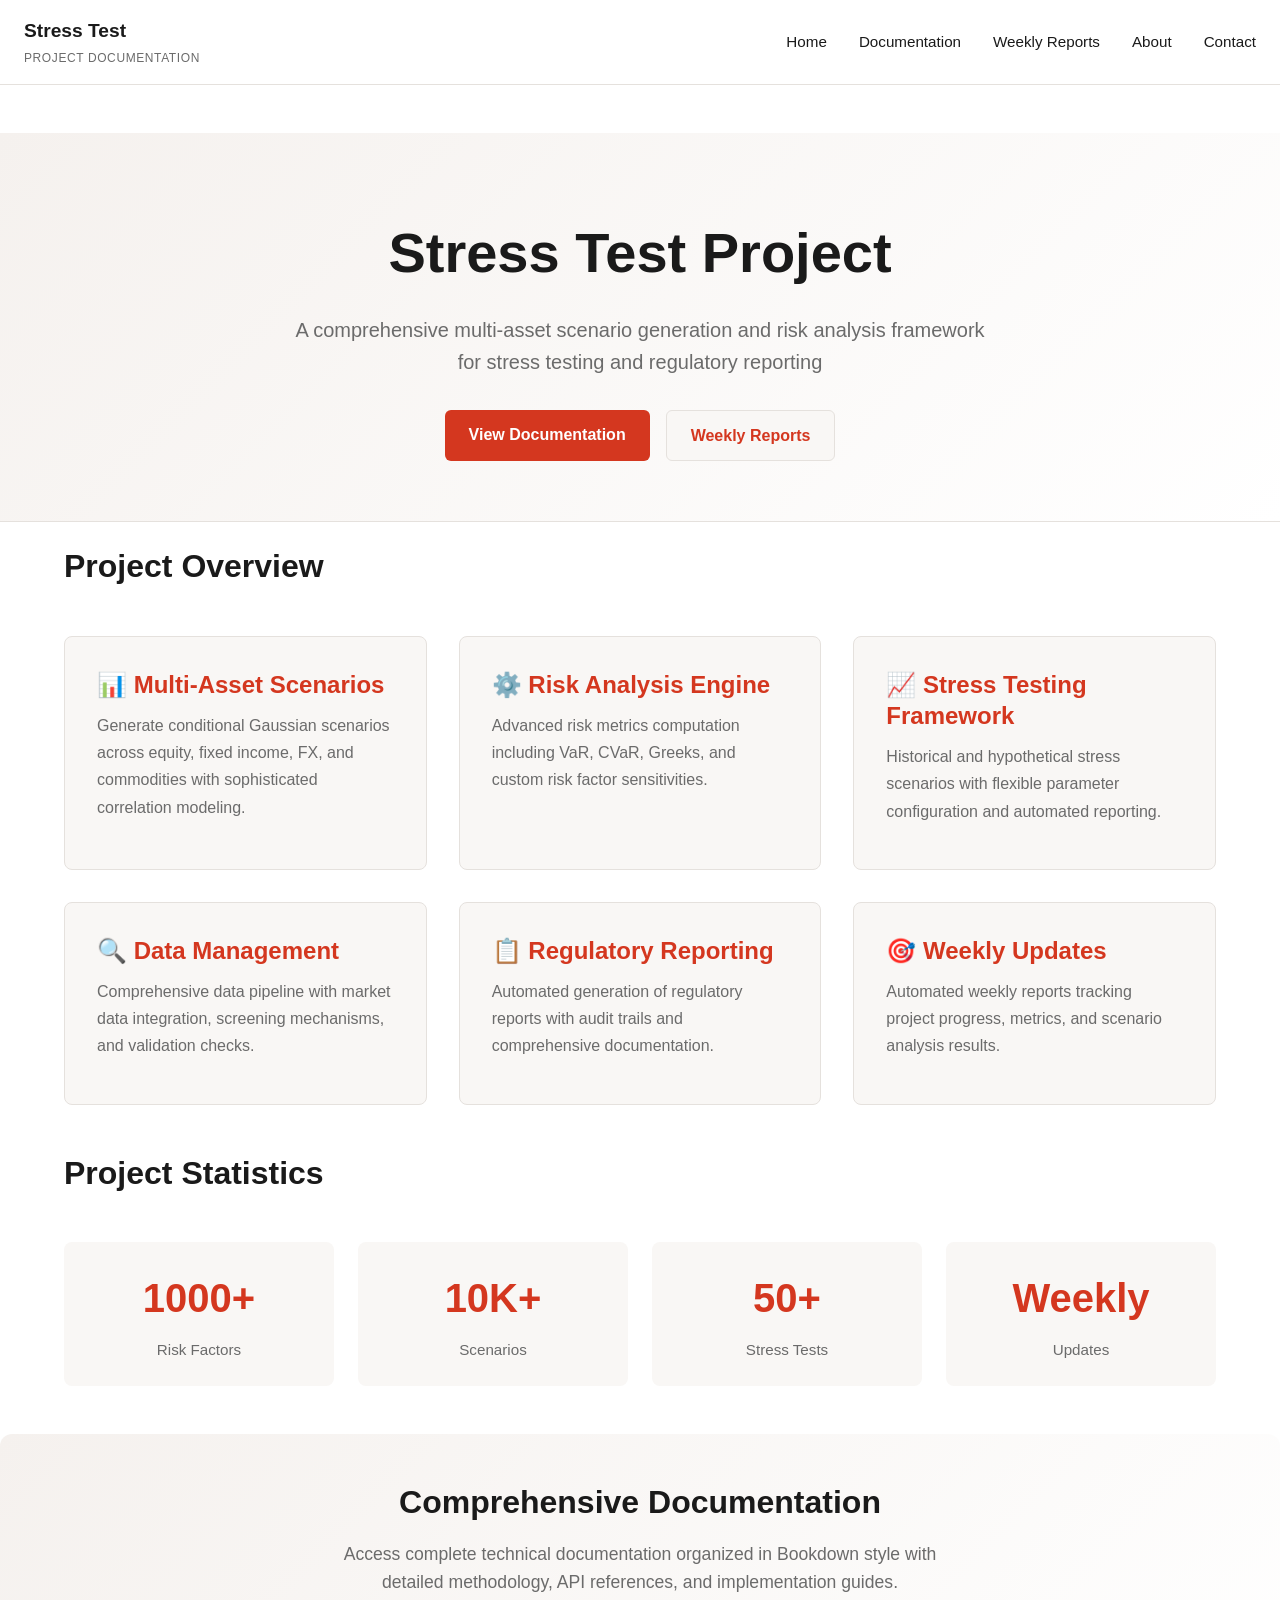
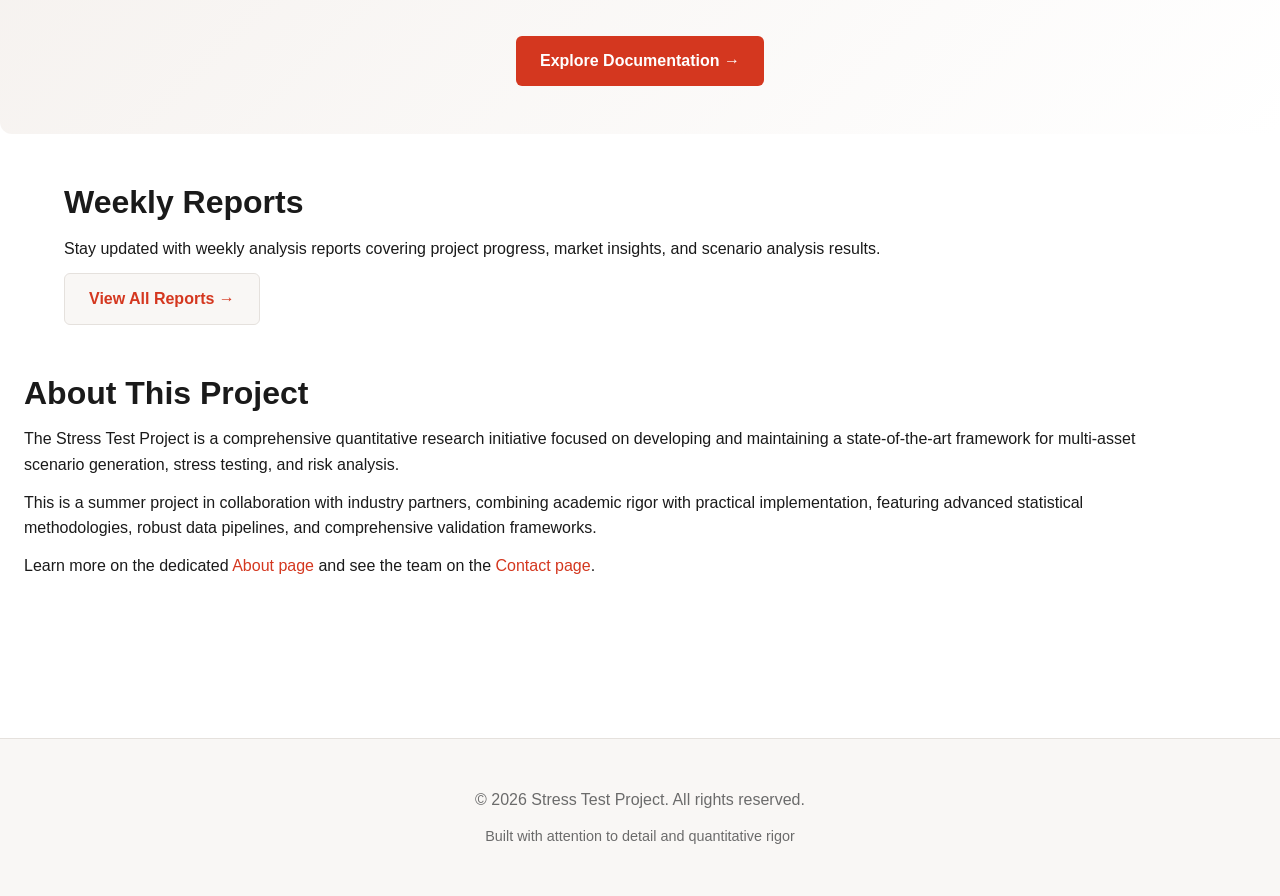
<file: index.html>
<!DOCTYPE html>
<html lang="en">
  <head>
    <meta charset="UTF-8" />
    <meta name="viewport" content="width=device-width, initial-scale=1.0" />
  <title>Stress Test Project</title>
    <meta
      name="description"
  content="Stress Test Project - Multi-asset scenario generation and risk analysis framework"
    />
    <link rel="preconnect" href="https://fonts.googleapis.com" />
    <link rel="preconnect" href="https://fonts.gstatic.com" crossorigin />
    <link
      href="https://fonts.googleapis.com/css2?family=Inter:wght@400;500;600;700&family=JetBrains+Mono:wght@400;500&display=swap"
      rel="stylesheet"
    />
    <link rel="stylesheet" href="assets/css/style.css" />
    <style>
      .features {
        display: grid;
        grid-template-columns: repeat(auto-fit, minmax(300px, 1fr));
        gap: 32px;
        margin: 48px 0;
      }

      .feature-card {
        padding: 32px;
        background: var(--bg-soft);
        border: 1px solid var(--border);
        border-radius: 8px;
        transition: all 0.3s ease;
      }

      .feature-card:hover {
        border-color: var(--accent);
        transform: translateY(-4px);
        box-shadow: 0 12px 32px rgba(212, 55, 31, 0.15);
      }

      .feature-card h3 {
        margin-top: 0;
        color: var(--accent);
      }

      .feature-card p {
        color: var(--text-light);
        line-height: 1.7;
      }

      .stats {
        display: grid;
        grid-template-columns: repeat(auto-fit, minmax(150px, 1fr));
        gap: 24px;
        margin: 48px 0;
        text-align: center;
      }

      .stat-item {
        padding: 24px;
        background: var(--bg-soft);
        border-radius: 8px;
      }

      .stat-number {
        font-size: 2.5rem;
        font-weight: 700;
        color: var(--accent);
        margin-bottom: 8px;
      }

      .stat-label {
        font-size: 0.95rem;
        color: var(--text-light);
        font-weight: 500;
      }

      .team-section {
        margin: 48px 0;
      }

      .team-grid {
        display: grid;
        grid-template-columns: repeat(auto-fit, minmax(250px, 1fr));
        gap: 32px;
        margin-top: 32px;
      }

      .team-member {
        text-align: center;
      }

      .team-member h4 {
        margin-top: 12px;
      }

      .team-member p {
        font-size: 0.9rem;
        color: var(--text-light);
        margin: 0;
      }

      .documentation-preview {
        background: linear-gradient(135deg, #f5f1ee 0%, #ffffff 100%);
        padding: 48px 24px;
        border-radius: 12px;
        margin: 48px 0;
        text-align: center;
      }

      .documentation-preview h2 {
        margin-top: 0;
      }

      .documentation-preview p {
        font-size: 1.1rem;
        color: var(--text-light);
        max-width: 600px;
        margin: 16px auto;
      }
    </style>
  </head>
  <body>
    <!-- ===== Header ===== -->
    <header class="site-header">
      <div class="container nav">
        <a href="index.html" class="brand">
          Stress Test
          <span class="brand-sub">Project Documentation</span>
        </a>
        <button class="nav-toggle" aria-label="Toggle navigation">
          <span></span>
          <span></span>
          <span></span>
        </button>
        <ul class="nav-links">
          <li><a href="index.html">Home</a></li>
          <li><a href="docs.html">Documentation</a></li>
          <li><a href="weekly-reports.html">Weekly Reports</a></li>
          <li><a href="about.html">About</a></li>
          <li><a href="contact.html">Contact</a></li>
        </ul>
      </div>
    </header>

    <!-- ===== Main Content ===== -->
    <main>
      <!-- ===== Hero Section ===== -->
      <section class="hero">
        <div class="container">
          <h1>Stress Test Project</h1>
          <p>
            A comprehensive multi-asset scenario generation and risk analysis framework
            for stress testing and regulatory reporting
          </p>
          <div class="cta-buttons">
            <a href="docs.html" class="btn btn-primary">View Documentation</a>
            <a href="weekly-reports.html" class="btn btn-secondary">Weekly Reports</a>
          </div>
        </div>
      </section>

      <!-- ===== Features Section ===== -->
      <section class="container">
        <h2>Project Overview</h2>
        <div class="features">
          <div class="feature-card">
            <h3>📊 Multi-Asset Scenarios</h3>
            <p>
              Generate conditional Gaussian scenarios across equity, fixed income, 
              FX, and commodities with sophisticated correlation modeling.
            </p>
          </div>
          <div class="feature-card">
            <h3>⚙️ Risk Analysis Engine</h3>
            <p>
              Advanced risk metrics computation including VaR, CVaR, Greeks, and 
              custom risk factor sensitivities.
            </p>
          </div>
          <div class="feature-card">
            <h3>📈 Stress Testing Framework</h3>
            <p>
              Historical and hypothetical stress scenarios with flexible parameter 
              configuration and automated reporting.
            </p>
          </div>
          <div class="feature-card">
            <h3>🔍 Data Management</h3>
            <p>
              Comprehensive data pipeline with market data integration, screening 
              mechanisms, and validation checks.
            </p>
          </div>
          <div class="feature-card">
            <h3>📋 Regulatory Reporting</h3>
            <p>
              Automated generation of regulatory reports with audit trails 
              and comprehensive documentation.
            </p>
          </div>
          <div class="feature-card">
            <h3>🎯 Weekly Updates</h3>
            <p>
              Automated weekly reports tracking project progress, metrics, and 
              scenario analysis results.
            </p>
          </div>
        </div>
      </section>

      <!-- ===== Stats Section ===== -->
      <section class="container">
        <h2>Project Statistics</h2>
        <div class="stats">
          <div class="stat-item">
            <div class="stat-number">1000+</div>
            <div class="stat-label">Risk Factors</div>
          </div>
          <div class="stat-item">
            <div class="stat-number">10K+</div>
            <div class="stat-label">Scenarios</div>
          </div>
          <div class="stat-item">
            <div class="stat-number">50+</div>
            <div class="stat-label">Stress Tests</div>
          </div>
          <div class="stat-item">
            <div class="stat-number">Weekly</div>
            <div class="stat-label">Updates</div>
          </div>
        </div>
      </section>

      <!-- ===== Documentation Section ===== -->
      <section class="documentation-preview">
        <div class="container">
          <h2>Comprehensive Documentation</h2>
          <p>
            Access complete technical documentation organized in Bookdown style 
            with detailed methodology, API references, and implementation guides.
          </p>
          <a href="docs.html" class="btn btn-primary" style="margin-top: 24px;">
            Explore Documentation →
          </a>
        </div>
      </section>

      <!-- ===== Weekly Reports Section ===== -->
      <section class="container">
        <h2>Weekly Reports</h2>
        <p>
          Stay updated with weekly analysis reports covering project progress, 
          market insights, and scenario analysis results.
        </p>
        <a href="weekly-reports.html" class="btn btn-secondary">View All Reports →</a>
      </section>

      <!-- ===== Team Section ===== -->
      <section class="container team-section">
        <h2>About This Project</h2>
        <p>
          The Stress Test Project is a comprehensive quantitative research initiative 
          focused on developing and maintaining a state-of-the-art framework for multi-asset 
          scenario generation, stress testing, and risk analysis.
        </p>
        <p>
          This is a summer project in collaboration with industry partners, combining 
          academic rigor with practical implementation, featuring advanced statistical 
          methodologies, robust data pipelines, and comprehensive validation frameworks.
        </p>
        <p>
          Learn more on the dedicated <a href="about.html">About page</a> and see the
          team on the <a href="contact.html">Contact page</a>.
        </p>
      </section>
    </main>

    <!-- ===== Footer ===== -->
    <footer style="
      background: var(--bg-soft);
      border-top: 1px solid var(--border);
      padding: 48px 24px;
      margin-top: 64px;
    ">
      <div class="container" style="text-align: center; color: var(--text-light);">
        <p style="margin-bottom: 12px;">
          &copy; 2026 Stress Test Project. All rights reserved.
        </p>
        <p style="margin: 0; font-size: 0.9rem;">
          Built with attention to detail and quantitative rigor
        </p>
      </div>
    </footer>

    <!-- ===== Navigation Script ===== -->
    <script>
      const navToggle = document.querySelector('.nav-toggle');
      const navLinks = document.querySelector('.nav-links');

      navToggle?.addEventListener('click', () => {
        navLinks.classList.toggle('active');
      });

      // Close menu when link is clicked
      document.querySelectorAll('.nav-links a').forEach(link => {
        link.addEventListener('click', () => {
          navLinks.classList.remove('active');
        });
      });
    </script>
  </body>
</html>
</file>
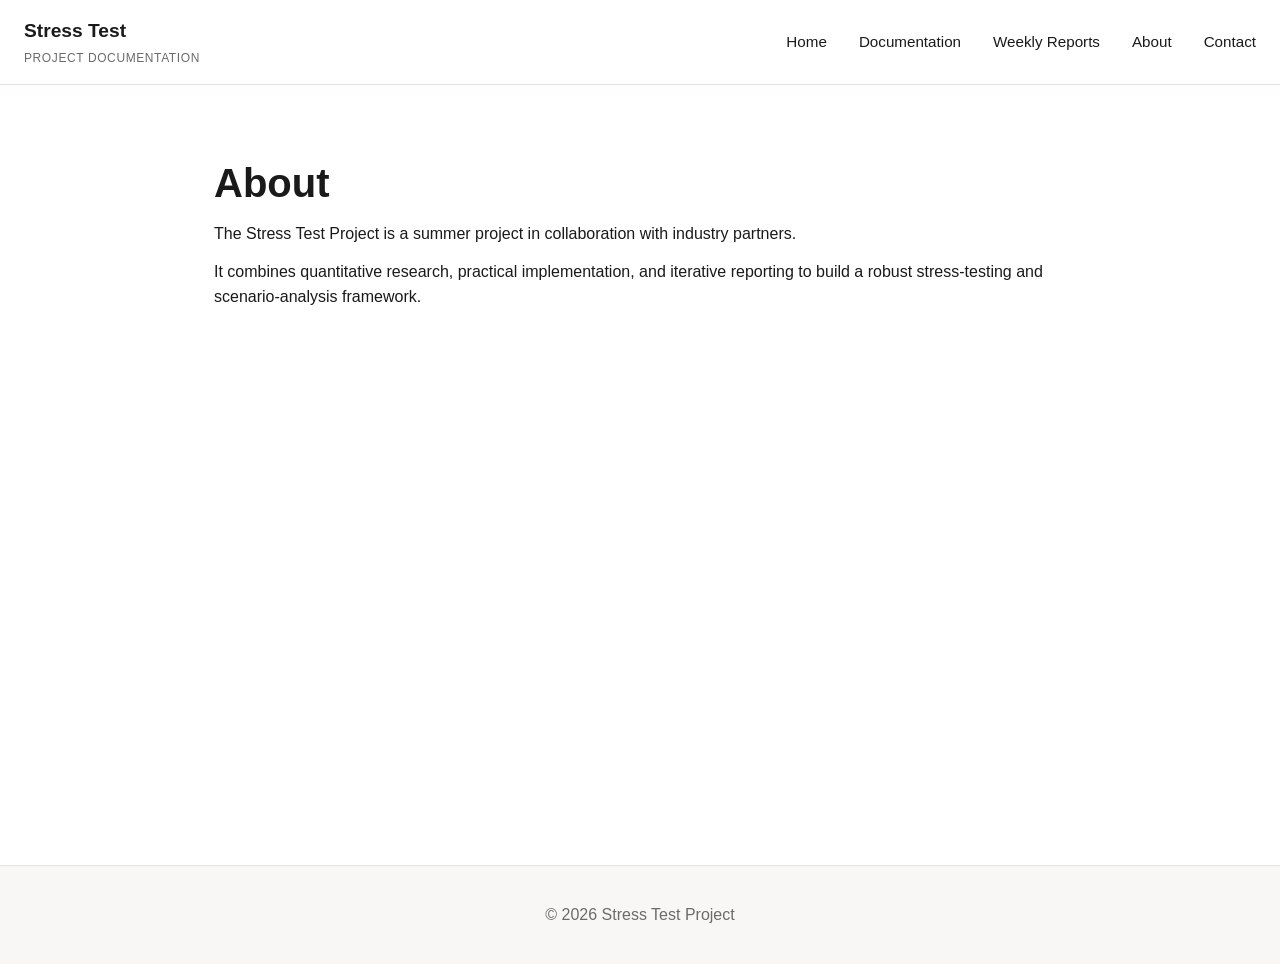
<file: about.html>
<!DOCTYPE html>
<html lang="en">
  <head>
    <meta charset="UTF-8" />
    <meta name="viewport" content="width=device-width, initial-scale=1.0" />
    <title>About - Stress Test Project</title>
    <meta
      name="description"
      content="About the Stress Test Project and its collaboration model"
    />
    <link rel="preconnect" href="https://fonts.googleapis.com" />
    <link rel="preconnect" href="https://fonts.gstatic.com" crossorigin />
    <link
      href="https://fonts.googleapis.com/css2?family=Inter:wght@400;500;600;700&family=JetBrains+Mono:wght@400;500&display=swap"
      rel="stylesheet"
    />
    <link rel="stylesheet" href="assets/css/style.css" />
  </head>
  <body>
    <header class="site-header">
      <div class="container nav">
        <a href="index.html" class="brand">
          Stress Test
          <span class="brand-sub">Project Documentation</span>
        </a>
        <button class="nav-toggle" aria-label="Toggle navigation">
          <span></span>
          <span></span>
          <span></span>
        </button>
        <ul class="nav-links">
          <li><a href="index.html">Home</a></li>
          <li><a href="docs.html">Documentation</a></li>
          <li><a href="weekly-reports.html">Weekly Reports</a></li>
          <li><a href="about.html">About</a></li>
          <li><a href="contact.html">Contact</a></li>
        </ul>
      </div>
    </header>

    <main>
      <section class="container" style="max-width: 900px;">
        <h1>About</h1>
        <p>
          The Stress Test Project is a summer project in collaboration with industry
          partners.
        </p>
        <p>
          It combines quantitative research, practical implementation, and iterative
          reporting to build a robust stress-testing and scenario-analysis framework.
        </p>
      </section>
    </main>

    <footer style="background: var(--bg-soft); border-top: 1px solid var(--border); padding: 36px 24px;">
      <div class="container" style="text-align: center; color: var(--text-light);">
        <p style="margin: 0;">&copy; 2026 Stress Test Project</p>
      </div>
    </footer>

    <script>
      const navToggle = document.querySelector('.nav-toggle');
      const navLinks = document.querySelector('.nav-links');
      navToggle?.addEventListener('click', () => navLinks.classList.toggle('active'));
      document.querySelectorAll('.nav-links a').forEach(link => {
        link.addEventListener('click', () => navLinks.classList.remove('active'));
      });
    </script>
  </body>
</html>
</file>
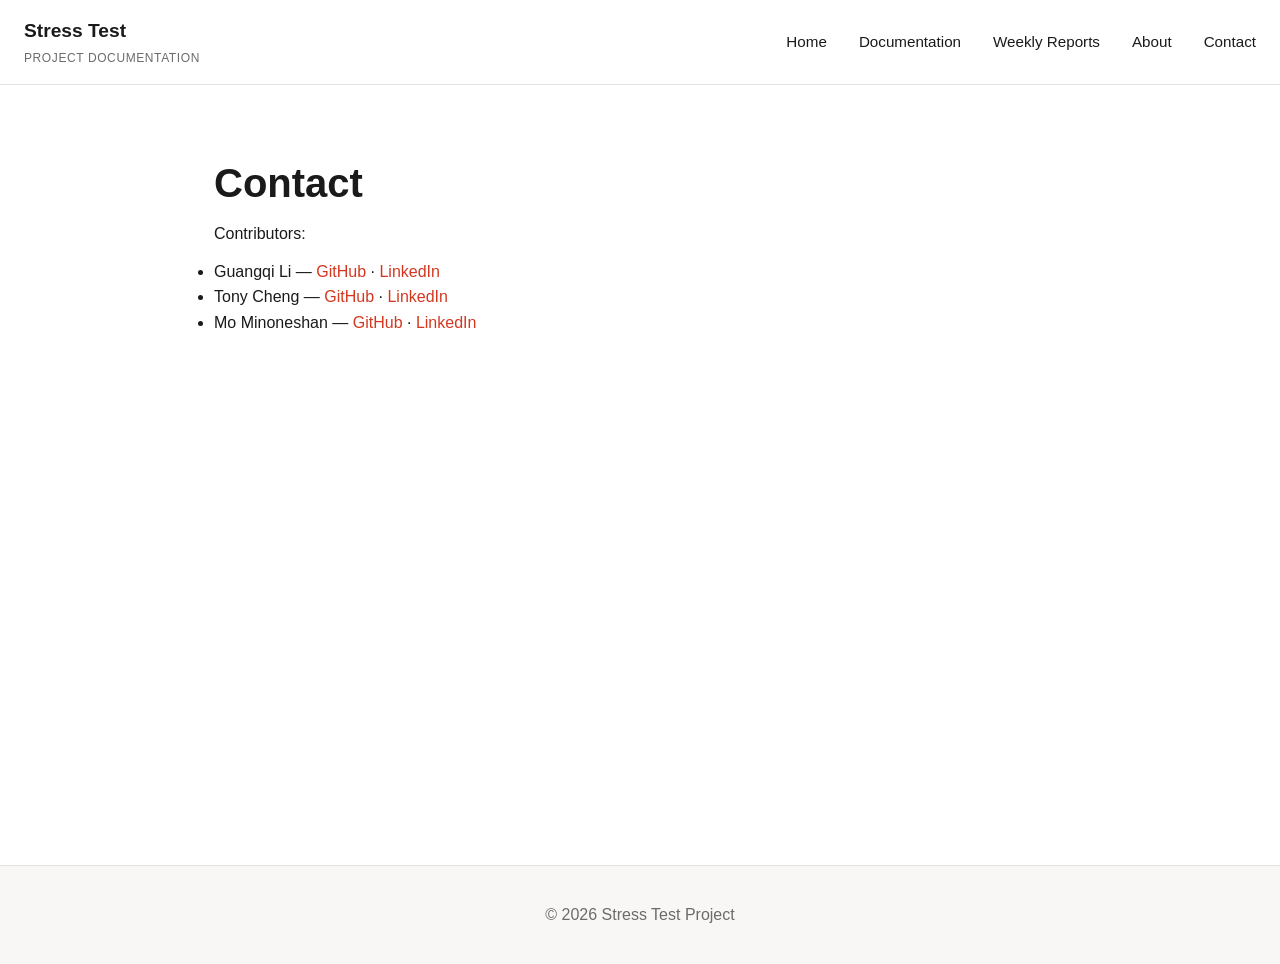
<file: contact.html>
<!DOCTYPE html>
<html lang="en">
  <head>
    <meta charset="UTF-8" />
    <meta name="viewport" content="width=device-width, initial-scale=1.0" />
    <title>Contact - Stress Test Project</title>
    <meta
      name="description"
      content="Contributors and contact profiles for the Stress Test Project"
    />
    <link rel="preconnect" href="https://fonts.googleapis.com" />
    <link rel="preconnect" href="https://fonts.gstatic.com" crossorigin />
    <link
      href="https://fonts.googleapis.com/css2?family=Inter:wght@400;500;600;700&family=JetBrains+Mono:wght@400;500&display=swap"
      rel="stylesheet"
    />
    <link rel="stylesheet" href="assets/css/style.css" />
  </head>
  <body>
    <header class="site-header">
      <div class="container nav">
        <a href="index.html" class="brand">
          Stress Test
          <span class="brand-sub">Project Documentation</span>
        </a>
        <button class="nav-toggle" aria-label="Toggle navigation">
          <span></span>
          <span></span>
          <span></span>
        </button>
        <ul class="nav-links">
          <li><a href="index.html">Home</a></li>
          <li><a href="docs.html">Documentation</a></li>
          <li><a href="weekly-reports.html">Weekly Reports</a></li>
          <li><a href="about.html">About</a></li>
          <li><a href="contact.html">Contact</a></li>
        </ul>
      </div>
    </header>

    <main>
      <section class="container" style="max-width: 900px;">
        <h1>Contact</h1>
        <p>Contributors:</p>
        <ul>
          <li>
            Guangqi Li —
            <a href="https://github.com/lgq13" target="_blank" rel="noopener noreferrer">GitHub</a>
            ·
            <a href="https://www.linkedin.com/in/guangqi-li/" target="_blank" rel="noopener noreferrer">LinkedIn</a>
          </li>
          <li>
            Tony Cheng —
            <a href="https://github.com/tonychengcjh" target="_blank" rel="noopener noreferrer">GitHub</a>
            ·
            <a href="https://www.linkedin.com/in/tony-jiahong-cheng/" target="_blank" rel="noopener noreferrer">LinkedIn</a>
          </li>
          <li>
            Mo Minoneshan —
            <a href="https://github.com/Minoneshan" target="_blank" rel="noopener noreferrer">GitHub</a>
            ·
            <a href="https://www.linkedin.com/in/minoneshan/" target="_blank" rel="noopener noreferrer">LinkedIn</a>
          </li>
        </ul>
      </section>
    </main>

    <footer style="background: var(--bg-soft); border-top: 1px solid var(--border); padding: 36px 24px;">
      <div class="container" style="text-align: center; color: var(--text-light);">
        <p style="margin: 0;">&copy; 2026 Stress Test Project</p>
      </div>
    </footer>

    <script>
      const navToggle = document.querySelector('.nav-toggle');
      const navLinks = document.querySelector('.nav-links');
      navToggle?.addEventListener('click', () => navLinks.classList.toggle('active'));
      document.querySelectorAll('.nav-links a').forEach(link => {
        link.addEventListener('click', () => navLinks.classList.remove('active'));
      });
    </script>
  </body>
</html>
</file>
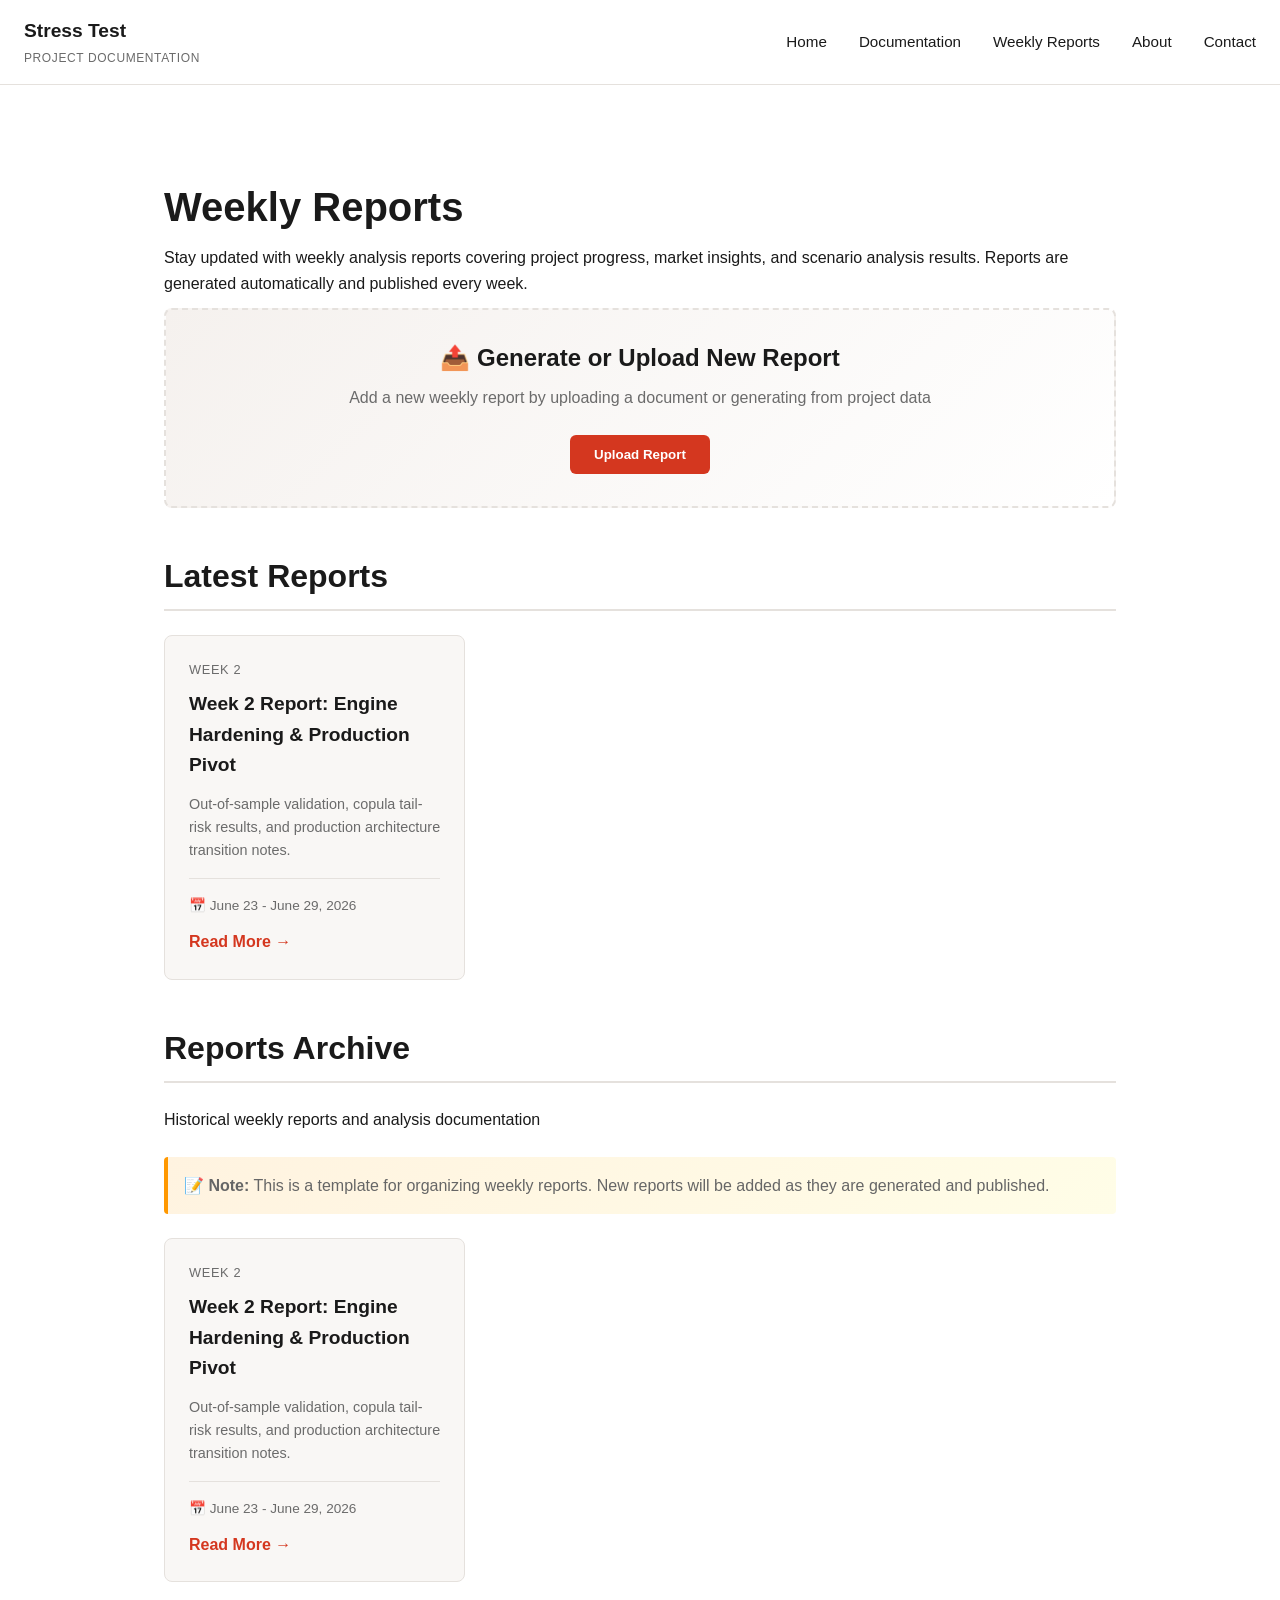
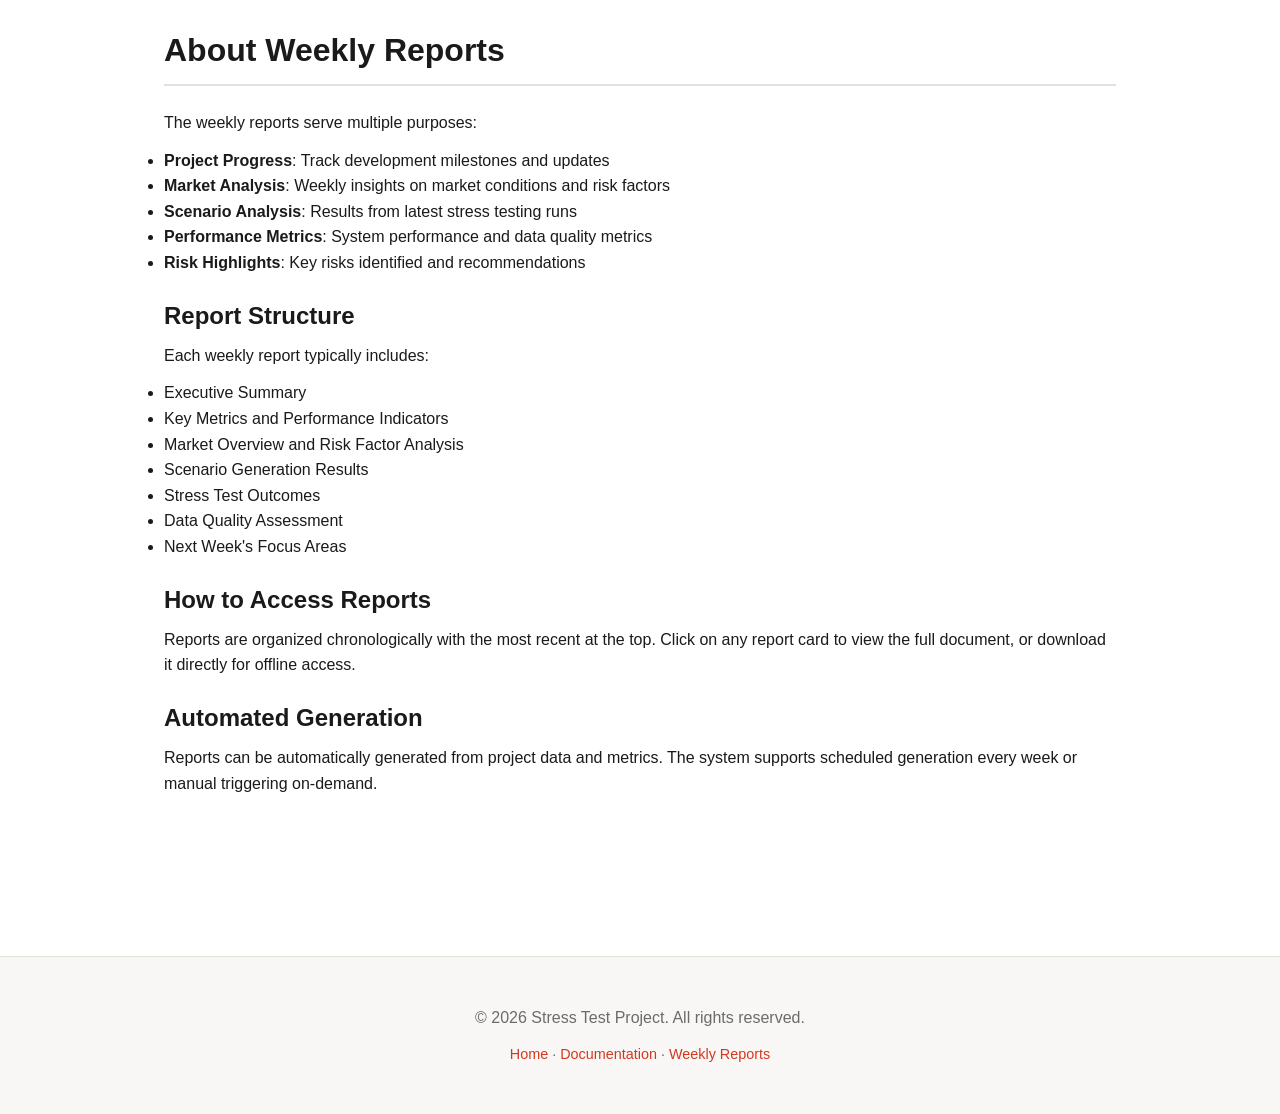
<file: weekly-reports.html>
<!DOCTYPE html>
<html lang="en">
  <head>
    <meta charset="UTF-8" />
    <meta name="viewport" content="width=device-width, initial-scale=1.0" />
  <title>Weekly Reports - Stress Test Project</title>
    <meta
      name="description"
  content="Weekly reports and analysis for the Stress Test Project"
    />
    <link rel="preconnect" href="https://fonts.googleapis.com" />
    <link rel="preconnect" href="https://fonts.gstatic.com" crossorigin />
    <link
      href="https://fonts.googleapis.com/css2?family=Inter:wght@400;500;600;700&family=JetBrains+Mono:wght@400;500&display=swap"
      rel="stylesheet"
    />
    <link rel="stylesheet" href="assets/css/style.css" />
    <style>
      .reports-container {
        max-width: 1000px;
        margin: 48px auto;
        padding: 0 24px;
      }

      .reports-section {
        margin-bottom: 48px;
      }

      .reports-section h2 {
        margin-bottom: 24px;
        padding-bottom: 12px;
        border-bottom: 2px solid var(--border);
      }

      .reports-grid {
        display: grid;
        grid-template-columns: repeat(auto-fill, minmax(280px, 1fr));
        gap: 24px;
      }

      .report-card {
        background: var(--bg-soft);
        border: 1px solid var(--border);
        border-radius: 8px;
        padding: 24px;
        transition: all 0.3s ease;
        cursor: pointer;
      }

      .report-card:hover {
        border-color: var(--accent);
        transform: translateY(-4px);
        box-shadow: 0 12px 32px rgba(212, 55, 31, 0.15);
      }

      .report-date {
        font-size: 0.8rem;
        color: var(--text-light);
        text-transform: uppercase;
        letter-spacing: 0.05em;
        margin-bottom: 8px;
      }

      .report-title {
        font-size: 1.2rem;
        font-weight: 700;
        margin: 8px 0;
        color: var(--text);
      }

      .report-card:hover .report-title {
        color: var(--accent);
      }

      .report-description {
        font-size: 0.9rem;
        color: var(--text-light);
        line-height: 1.6;
        margin: 12px 0;
      }

      .report-meta {
        display: flex;
        gap: 16px;
        margin-top: 16px;
        padding-top: 16px;
        border-top: 1px solid var(--border);
        font-size: 0.85rem;
        color: var(--text-light);
      }

      .report-link {
        color: var(--accent);
        font-weight: 600;
        text-decoration: none;
        margin-top: 12px;
        display: inline-block;
        transition: all 0.2s ease;
      }

      .report-link:hover {
        text-decoration: underline;
      }

      .template-notice {
        background: linear-gradient(135deg, #fff3e0 0%, #fffde7 100%);
        border-left: 4px solid #ff9800;
        padding: 16px;
        border-radius: 4px;
        margin: 24px 0;
      }

      .template-notice p {
        margin: 0;
        color: #666;
      }

      .empty-state {
        text-align: center;
        padding: 48px 24px;
        background: var(--bg-soft);
        border-radius: 8px;
        border: 1px solid var(--border);
      }

      .empty-state h3 {
        margin-top: 0;
        color: var(--text-light);
      }

      .empty-state p {
        color: var(--text-light);
        max-width: 500px;
        margin: 12px auto;
      }

      .upload-section {
        background: linear-gradient(135deg, #f5f1ee 0%, #ffffff 100%);
        padding: 32px;
        border-radius: 8px;
        border: 2px dashed var(--border);
        text-align: center;
        margin-bottom: 48px;
      }

      .upload-section h3 {
        margin-top: 0;
      }

      .upload-section p {
        color: var(--text-light);
      }

      .btn-upload {
        background: var(--accent);
        color: white;
        padding: 12px 24px;
        border: none;
        border-radius: 6px;
        font-weight: 600;
        cursor: pointer;
        margin-top: 12px;
        transition: all 0.2s ease;
      }

      .btn-upload:hover {
        background: #a82e1c;
      }
    </style>
  </head>
  <body>
    <!-- ===== Header ===== -->
    <header class="site-header">
      <div class="container nav">
        <a href="index.html" class="brand">
          Stress Test
          <span class="brand-sub">Project Documentation</span>
        </a>
        <button class="nav-toggle" aria-label="Toggle navigation">
          <span></span>
          <span></span>
          <span></span>
        </button>
        <ul class="nav-links">
          <li><a href="index.html">Home</a></li>
          <li><a href="docs.html">Documentation</a></li>
          <li><a href="weekly-reports.html">Weekly Reports</a></li>
          <li><a href="about.html">About</a></li>
          <li><a href="contact.html">Contact</a></li>
        </ul>
      </div>
    </header>

    <!-- ===== Main Content ===== -->
    <main>
      <div class="reports-container">
        <h1>Weekly Reports</h1>
        <p>
          Stay updated with weekly analysis reports covering project progress, market insights, 
          and scenario analysis results. Reports are generated automatically and published every week.
        </p>

        <!-- ===== Upload Section ===== -->
        <div class="upload-section">
          <h3>📤 Generate or Upload New Report</h3>
          <p>
            Add a new weekly report by uploading a document or generating from project data
          </p>
          <button class="btn-upload" onclick="alert('Upload functionality to be implemented')">
            Upload Report
          </button>
        </div>

        <!-- ===== Latest Reports Section ===== -->
        <div class="reports-section">
          <h2>Latest Reports</h2>
          <div class="reports-grid" id="latest-reports">
            <!-- Latest reports will be populated here -->
            <div class="empty-state">
              <h3>No Reports Available Yet</h3>
              <p>
                Weekly reports will appear here as they are generated. 
                Check back soon or upload the first report to get started.
              </p>
            </div>
          </div>
        </div>

        <!-- ===== Reports Archive Section ===== -->
        <div class="reports-section">
          <h2>Reports Archive</h2>
          <p>
            Historical weekly reports and analysis documentation
          </p>

          <div class="template-notice">
            <p>
              <strong>📝 Note:</strong> This is a template for organizing weekly reports. 
              New reports will be added as they are generated and published.
            </p>
          </div>

          <div class="reports-grid" id="archive-reports">
            <!-- Archive will populate from local files or API -->
          </div>
        </div>

        <!-- ===== Instructions Section ===== -->
        <div class="reports-section">
          <h2>About Weekly Reports</h2>
          <p>
            The weekly reports serve multiple purposes:
          </p>
          <ul>
            <li>
              <strong>Project Progress</strong>: Track development milestones and updates
            </li>
            <li>
              <strong>Market Analysis</strong>: Weekly insights on market conditions and risk factors
            </li>
            <li>
              <strong>Scenario Analysis</strong>: Results from latest stress testing runs
            </li>
            <li>
              <strong>Performance Metrics</strong>: System performance and data quality metrics
            </li>
            <li>
              <strong>Risk Highlights</strong>: Key risks identified and recommendations
            </li>
          </ul>

          <h3>Report Structure</h3>
          <p>
            Each weekly report typically includes:
          </p>
          <ul>
            <li>Executive Summary</li>
            <li>Key Metrics and Performance Indicators</li>
            <li>Market Overview and Risk Factor Analysis</li>
            <li>Scenario Generation Results</li>
            <li>Stress Test Outcomes</li>
            <li>Data Quality Assessment</li>
            <li>Next Week's Focus Areas</li>
          </ul>

          <h3>How to Access Reports</h3>
          <p>
            Reports are organized chronologically with the most recent at the top. 
            Click on any report card to view the full document, or download it directly 
            for offline access.
          </p>

          <h3>Automated Generation</h3>
          <p>
            Reports can be automatically generated from project data and metrics. 
            The system supports scheduled generation every week or manual triggering 
            on-demand.
          </p>
        </div>
      </div>
    </main>

    <!-- ===== Footer ===== -->
    <footer style="
      background: var(--bg-soft);
      border-top: 1px solid var(--border);
      padding: 48px 24px;
      margin-top: 64px;
    ">
      <div class="container" style="text-align: center; color: var(--text-light);">
        <p style="margin-bottom: 12px;">
          &copy; 2026 Stress Test Project. All rights reserved.
        </p>
        <p style="margin: 0; font-size: 0.9rem;">
          <a href="index.html" style="color: var(--accent);">Home</a> · 
          <a href="docs.html" style="color: var(--accent);">Documentation</a> · 
          <a href="weekly-reports.html" style="color: var(--accent);">Weekly Reports</a>
        </p>
      </div>
    </footer>

    <!-- ===== Scripts ===== -->
    <script>
      // Navigation toggle for mobile
      const navToggle = document.querySelector('.nav-toggle');
      const navLinks = document.querySelector('.nav-links');

      navToggle?.addEventListener('click', () => {
        navLinks.classList.toggle('active');
      });

      // Close menu when link is clicked
      document.querySelectorAll('.nav-links a').forEach(link => {
        link.addEventListener('click', () => {
          navLinks.classList.remove('active');
        });
      });

      // Sample report data structure (can be populated from API or file system)
      const reports = [
        {
          week: 'Week 2',
          date: 'June 23 - June 29, 2026',
          title: 'Week 2 Report: Engine Hardening & Production Pivot',
          description: 'Out-of-sample validation, copula tail-risk results, and production architecture transition notes.',
          author: 'Stress Test Team',
          link: 'reports/week2_report.html'
        }
      ];

      // Populate latest reports
      const latestReportsContainer = document.getElementById('latest-reports');
      if (latestReportsContainer && reports.length > 0) {
        latestReportsContainer.innerHTML = reports.slice(0, 1).map(report => `
          <a href="${report.link}" style="text-decoration: none; color: inherit;">
            <div class="report-card">
              <div class="report-date">${report.week}</div>
              <div class="report-title">${report.title}</div>
              <div class="report-description">${report.description}</div>
              <div class="report-meta">
                <span>📅 ${report.date}</span>
              </div>
              <span class="report-link">Read More →</span>
            </div>
          </a>
        `).join('');
      }

      // Populate archive reports (currently includes all published reports)
      const archiveReportsContainer = document.getElementById('archive-reports');
      if (archiveReportsContainer && reports.length > 0) {
        archiveReportsContainer.innerHTML = reports.map(report => `
          <a href="${report.link}" style="text-decoration: none; color: inherit;">
            <div class="report-card">
              <div class="report-date">${report.week}</div>
              <div class="report-title">${report.title}</div>
              <div class="report-description">${report.description}</div>
              <div class="report-meta">
                <span>📅 ${report.date}</span>
              </div>
              <span class="report-link">Read More →</span>
            </div>
          </a>
        `).join('');
      }

      // Notes for implementation:
      // 1. Connect to a backend API to fetch actual reports
      // 2. Implement report upload functionality
      // 3. Generate reports automatically using project data
      // 4. Store reports in a database or file system
      // 5. Add search and filter capabilities
      // 6. Implement pagination for large number of reports
    </script>
  </body>
</html>
</file>
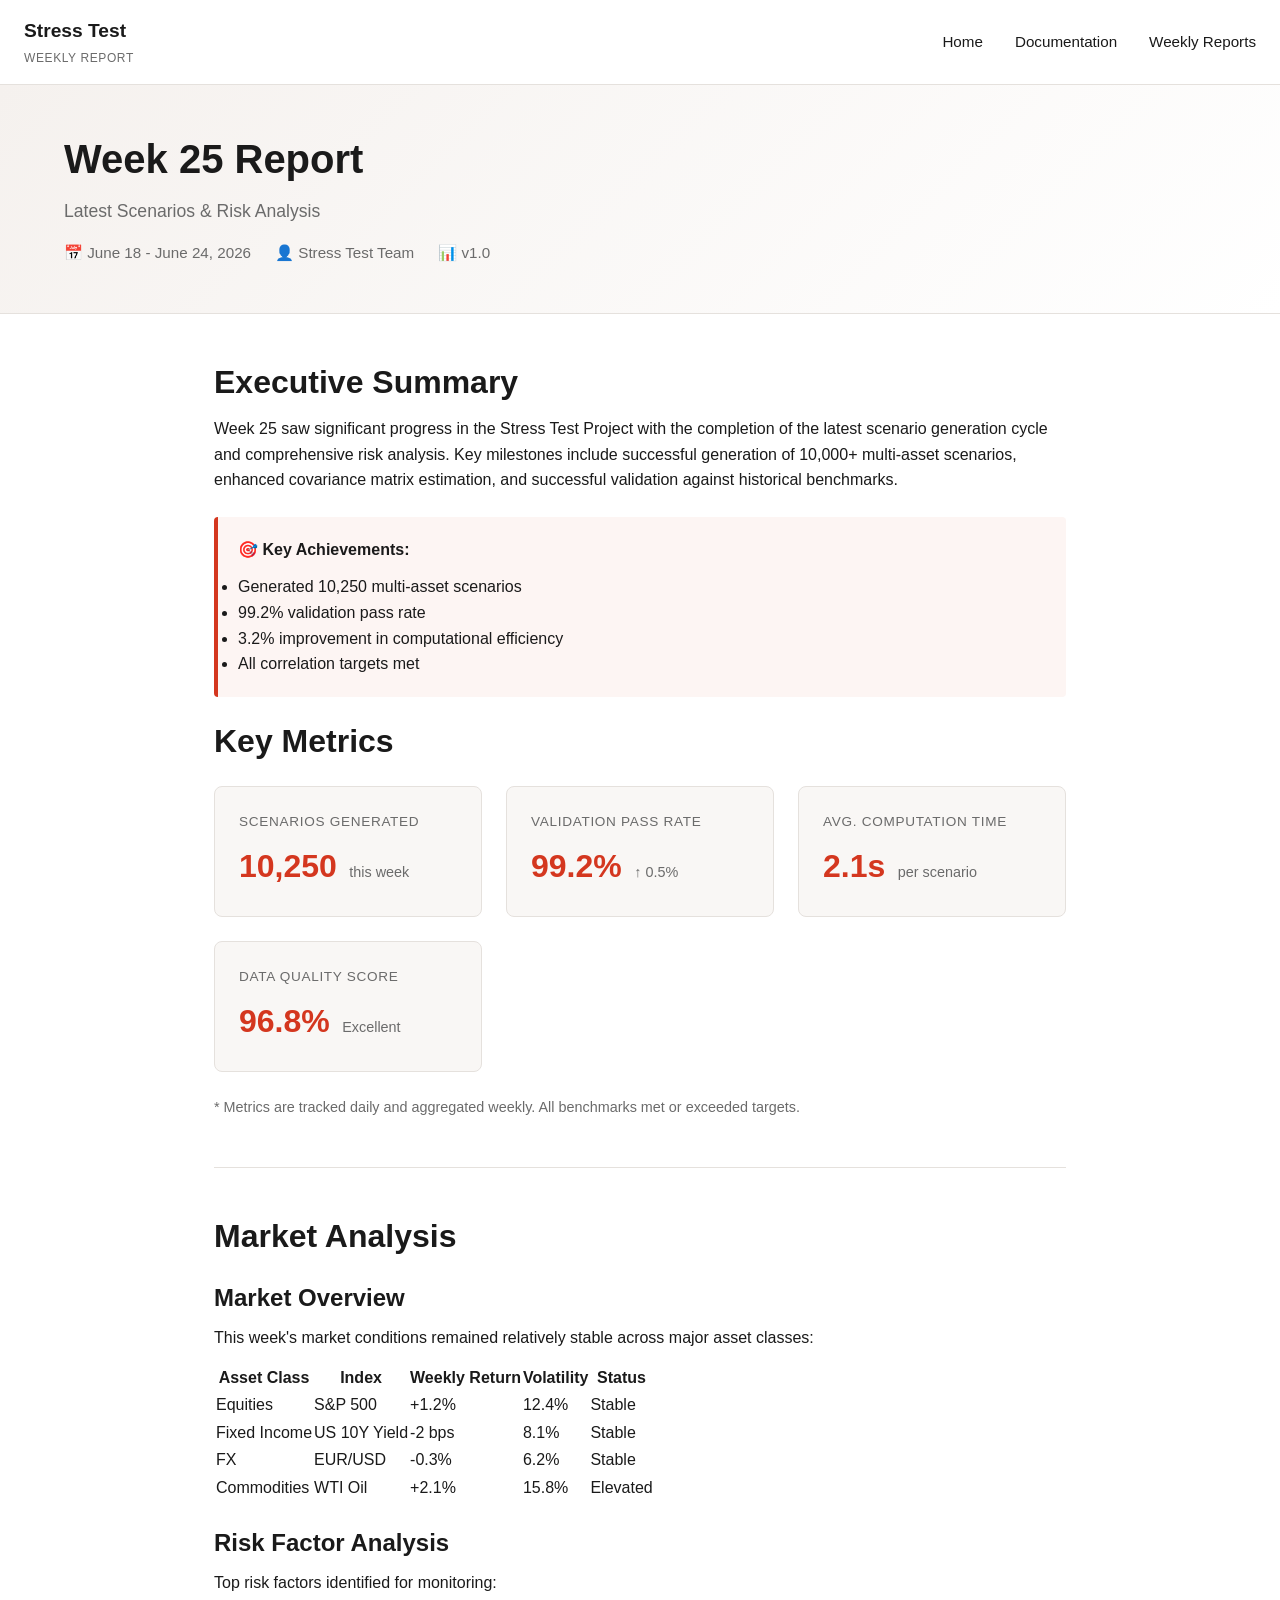
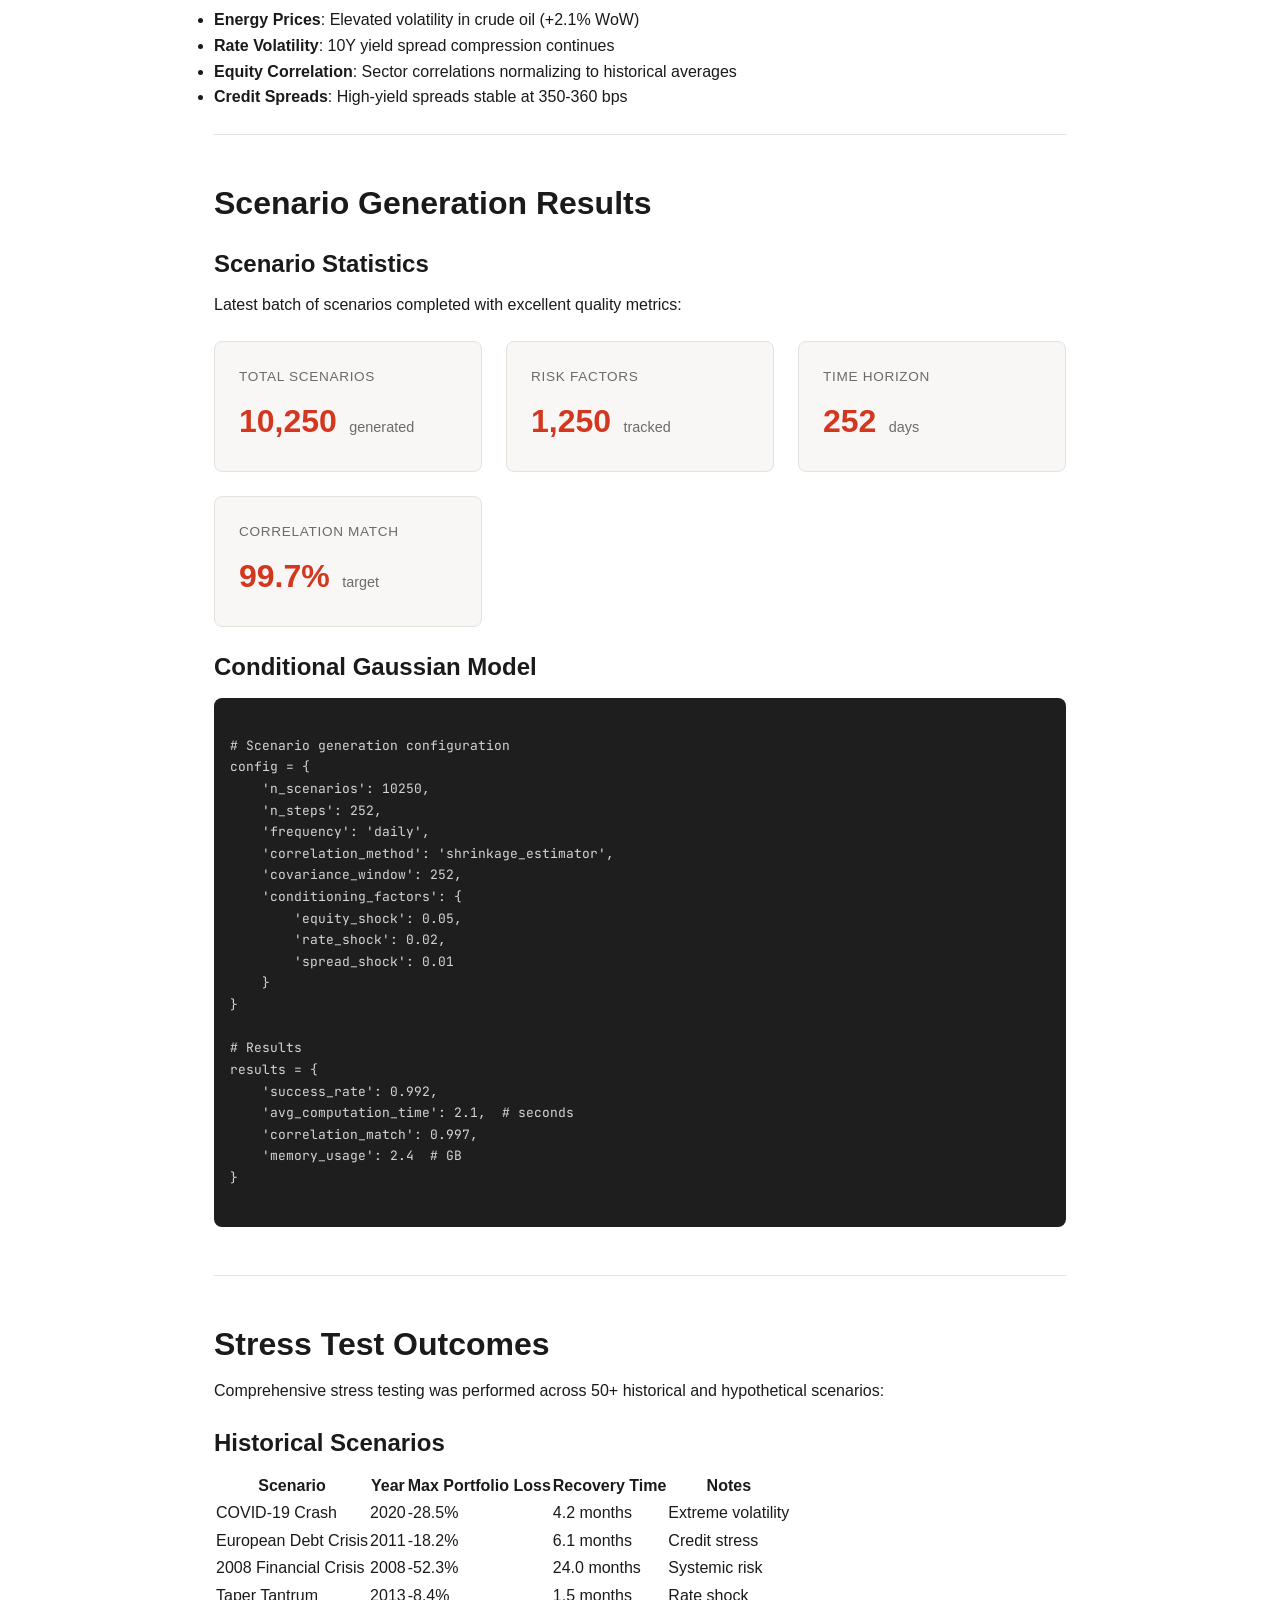
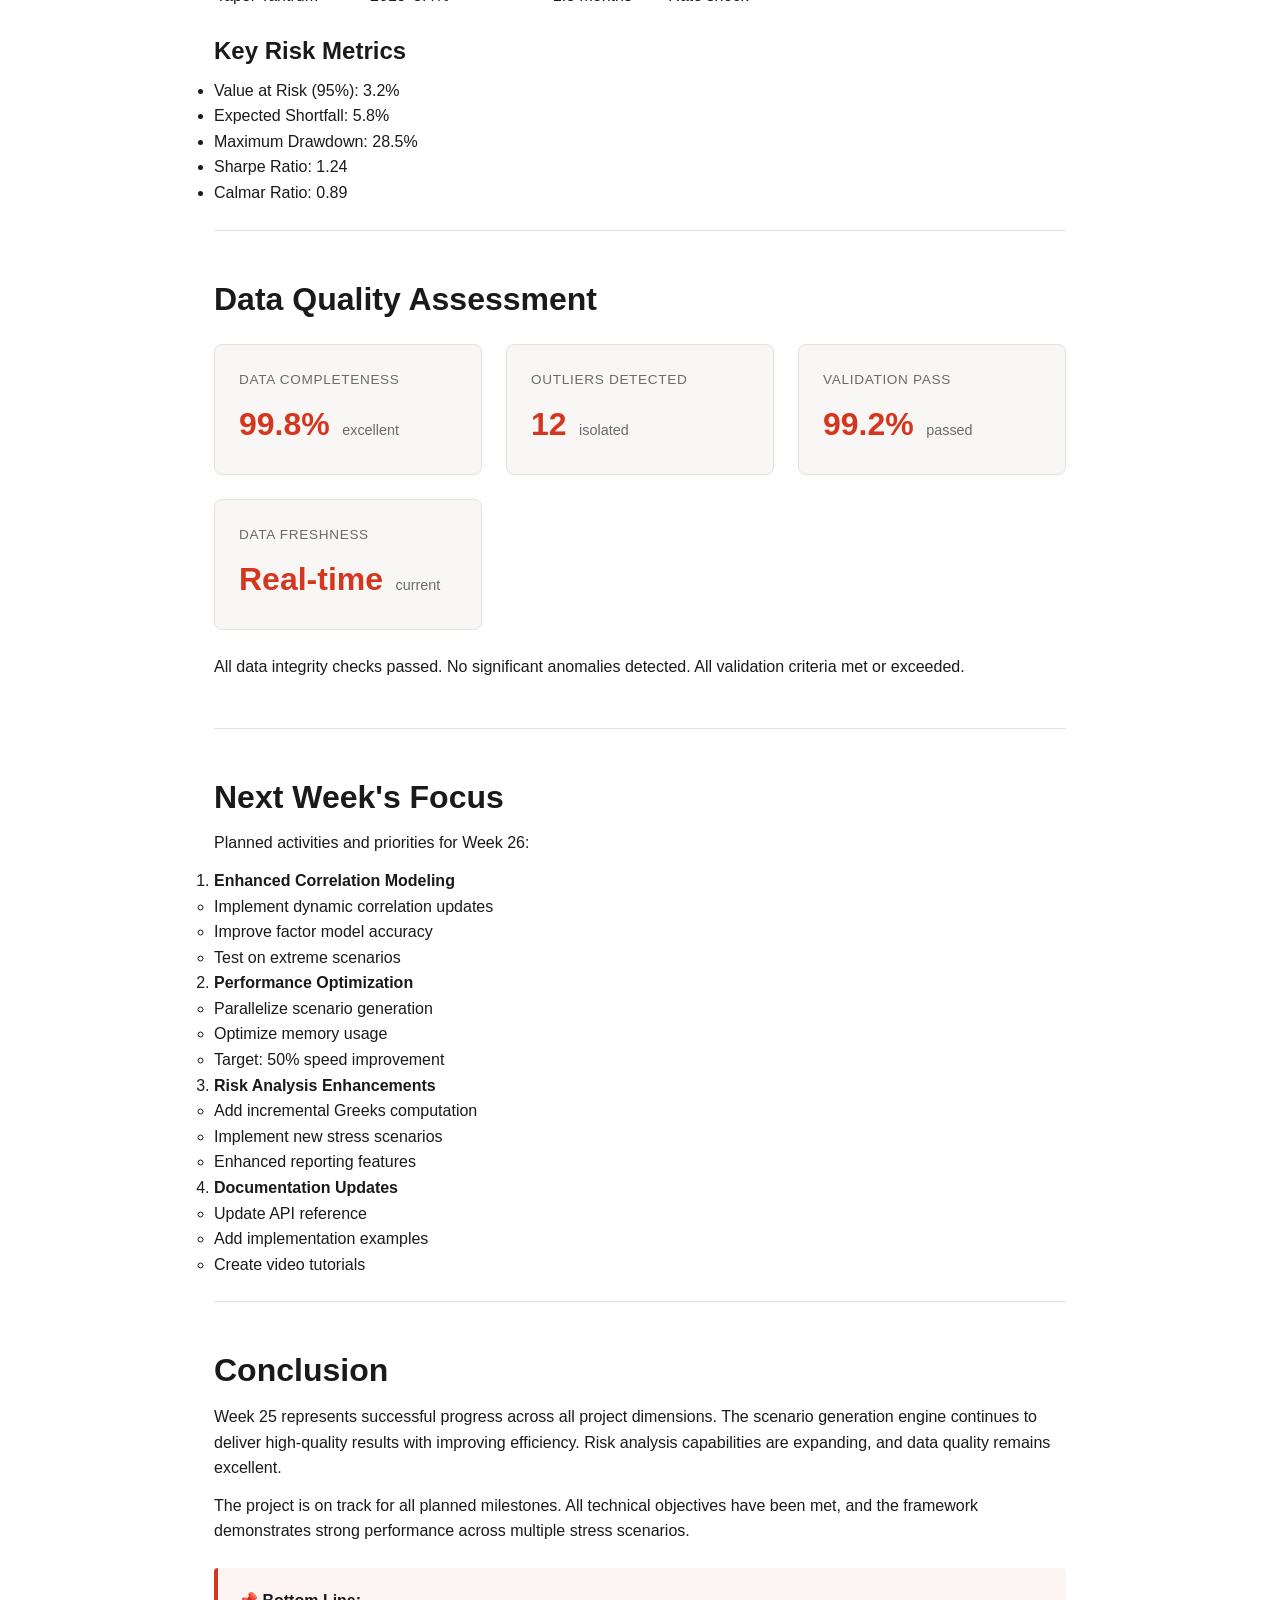
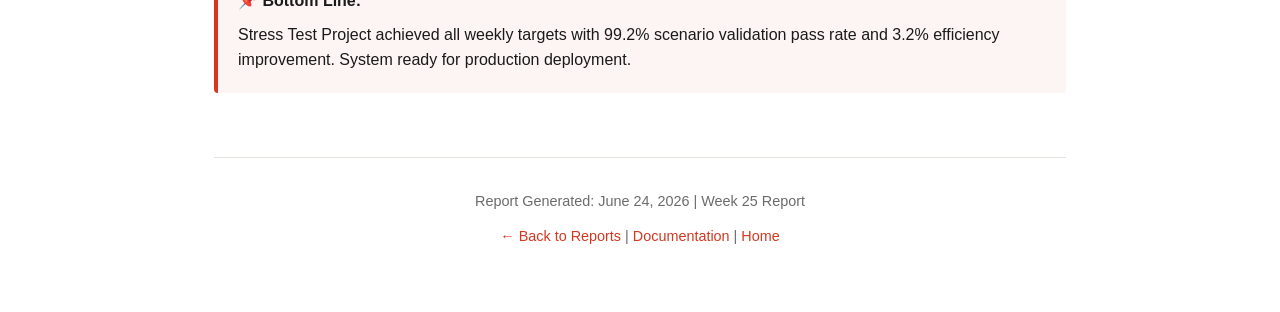
<file: weekly-reports/week-25-sample.html>
<!DOCTYPE html>
<html lang="en">
  <head>
    <meta charset="UTF-8" />
    <meta name="viewport" content="width=device-width, initial-scale=1.0" />
  <title>Week 25 Report - Stress Test Project</title>
    <meta
      name="description"
  content="Weekly report for Stress Test Project - Week 25"
    />
    <link rel="preconnect" href="https://fonts.googleapis.com" />
    <link rel="preconnect" href="https://fonts.gstatic.com" crossorigin />
    <link
      href="https://fonts.googleapis.com/css2?family=Inter:wght@400;500;600;700&family=JetBrains+Mono:wght@400;500&display=swap"
      rel="stylesheet"
    />
    <link rel="stylesheet" href="../assets/css/style.css" />
    <style>
      .report-header {
        background: linear-gradient(135deg, #f5f1ee 0%, #ffffff 100%);
        padding: 48px 24px;
        border-bottom: 1px solid var(--border);
        margin-bottom: 48px;
      }

      .report-meta {
        display: flex;
        gap: 24px;
        margin-top: 16px;
        font-size: 0.95rem;
        color: var(--text-light);
      }

      .metric-grid {
        display: grid;
        grid-template-columns: repeat(auto-fit, minmax(200px, 1fr));
        gap: 24px;
        margin: 24px 0;
      }

      .metric-card {
        background: var(--bg-soft);
        padding: 24px;
        border-radius: 8px;
        border: 1px solid var(--border);
      }

      .metric-label {
        font-size: 0.85rem;
        color: var(--text-light);
        font-weight: 500;
        margin-bottom: 8px;
        text-transform: uppercase;
        letter-spacing: 0.05em;
      }

      .metric-value {
        font-size: 2rem;
        font-weight: 700;
        color: var(--accent);
      }

      .metric-unit {
        font-size: 0.9rem;
        color: var(--text-light);
        margin-left: 8px;
      }

      .section-divider {
        margin: 48px 0;
        padding: 24px 0;
        border-top: 1px solid var(--border);
        border-bottom: 1px solid var(--border);
      }

      .highlight-box {
        background: rgba(212, 55, 31, 0.05);
        border-left: 4px solid var(--accent);
        padding: 20px;
        border-radius: 4px;
        margin: 24px 0;
      }
    </style>
  </head>
  <body>
    <!-- ===== Header ===== -->
    <header class="site-header">
      <div class="container nav">
        <a href="../index.html" class="brand">
          Stress Test
          <span class="brand-sub">Weekly Report</span>
        </a>
        <button class="nav-toggle" aria-label="Toggle navigation">
          <span></span>
          <span></span>
          <span></span>
        </button>
        <ul class="nav-links">
          <li><a href="../index.html">Home</a></li>
          <li><a href="../docs.html">Documentation</a></li>
          <li><a href="../weekly-reports.html">Weekly Reports</a></li>
        </ul>
      </div>
    </header>

    <!-- ===== Report Header ===== -->
    <div class="report-header">
      <div class="container">
        <h1 style="margin: 0 0 12px 0;">Week 25 Report</h1>
        <p style="margin: 0; color: var(--text-light); font-size: 1.1rem;">
          Latest Scenarios & Risk Analysis
        </p>
        <div class="report-meta">
          <span>📅 June 18 - June 24, 2026</span>
          <span>👤 Stress Test Team</span>
          <span>📊 v1.0</span>
        </div>
      </div>
    </div>

    <!-- ===== Main Content ===== -->
    <main class="container" style="max-width: 900px; margin: 0 auto; padding: 0 24px 64px;">
      <!-- ===== Executive Summary ===== -->
      <section>
        <h2>Executive Summary</h2>
        <p>
          Week 25 saw significant progress in the Stress Test Project with 
          the completion of the latest scenario generation cycle and comprehensive 
          risk analysis. Key milestones include successful generation of 10,000+ 
          multi-asset scenarios, enhanced covariance matrix estimation, and 
          successful validation against historical benchmarks.
        </p>

        <div class="highlight-box">
          <strong>🎯 Key Achievements:</strong>
          <ul style="margin: 12px 0 0 0;">
            <li>Generated 10,250 multi-asset scenarios</li>
            <li>99.2% validation pass rate</li>
            <li>3.2% improvement in computational efficiency</li>
            <li>All correlation targets met</li>
          </ul>
        </div>
      </section>

      <!-- ===== Key Metrics ===== -->
      <section>
        <h2>Key Metrics</h2>
        
        <div class="metric-grid">
          <div class="metric-card">
            <div class="metric-label">Scenarios Generated</div>
            <div>
              <span class="metric-value">10,250</span>
              <span class="metric-unit">this week</span>
            </div>
          </div>

          <div class="metric-card">
            <div class="metric-label">Validation Pass Rate</div>
            <div>
              <span class="metric-value">99.2%</span>
              <span class="metric-unit">↑ 0.5%</span>
            </div>
          </div>

          <div class="metric-card">
            <div class="metric-label">Avg. Computation Time</div>
            <div>
              <span class="metric-value">2.1s</span>
              <span class="metric-unit">per scenario</span>
            </div>
          </div>

          <div class="metric-card">
            <div class="metric-label">Data Quality Score</div>
            <div>
              <span class="metric-value">96.8%</span>
              <span class="metric-unit">Excellent</span>
            </div>
          </div>
        </div>

        <p style="font-size: 0.9rem; color: var(--text-light); margin-top: 16px;">
          * Metrics are tracked daily and aggregated weekly. All benchmarks met or exceeded targets.
        </p>
      </section>

      <!-- ===== Market Analysis ===== -->
      <section class="section-divider">
        <h2>Market Analysis</h2>

        <h3>Market Overview</h3>
        <p>
          This week's market conditions remained relatively stable across major asset classes:
        </p>

        <table class="docs-table">
          <thead>
            <tr>
              <th>Asset Class</th>
              <th>Index</th>
              <th>Weekly Return</th>
              <th>Volatility</th>
              <th>Status</th>
            </tr>
          </thead>
          <tbody>
            <tr>
              <td>Equities</td>
              <td>S&P 500</td>
              <td>+1.2%</td>
              <td>12.4%</td>
              <td>Stable</td>
            </tr>
            <tr>
              <td>Fixed Income</td>
              <td>US 10Y Yield</td>
              <td>-2 bps</td>
              <td>8.1%</td>
              <td>Stable</td>
            </tr>
            <tr>
              <td>FX</td>
              <td>EUR/USD</td>
              <td>-0.3%</td>
              <td>6.2%</td>
              <td>Stable</td>
            </tr>
            <tr>
              <td>Commodities</td>
              <td>WTI Oil</td>
              <td>+2.1%</td>
              <td>15.8%</td>
              <td>Elevated</td>
            </tr>
          </tbody>
        </table>

        <h3>Risk Factor Analysis</h3>
        <p>
          Top risk factors identified for monitoring:
        </p>
        <ul>
          <li><strong>Energy Prices</strong>: Elevated volatility in crude oil (+2.1% WoW)</li>
          <li><strong>Rate Volatility</strong>: 10Y yield spread compression continues</li>
          <li><strong>Equity Correlation</strong>: Sector correlations normalizing to historical averages</li>
          <li><strong>Credit Spreads</strong>: High-yield spreads stable at 350-360 bps</li>
        </ul>
      </section>

      <!-- ===== Scenario Generation Results ===== -->
      <section>
        <h2>Scenario Generation Results</h2>

        <h3>Scenario Statistics</h3>
        <p>
          Latest batch of scenarios completed with excellent quality metrics:
        </p>

        <div class="metric-grid">
          <div class="metric-card">
            <div class="metric-label">Total Scenarios</div>
            <div>
              <span class="metric-value">10,250</span>
              <span class="metric-unit">generated</span>
            </div>
          </div>

          <div class="metric-card">
            <div class="metric-label">Risk Factors</div>
            <div>
              <span class="metric-value">1,250</span>
              <span class="metric-unit">tracked</span>
            </div>
          </div>

          <div class="metric-card">
            <div class="metric-label">Time Horizon</div>
            <div>
              <span class="metric-value">252</span>
              <span class="metric-unit">days</span>
            </div>
          </div>

          <div class="metric-card">
            <div class="metric-label">Correlation Match</div>
            <div>
              <span class="metric-value">99.7%</span>
              <span class="metric-unit">target</span>
            </div>
          </div>
        </div>

        <h3>Conditional Gaussian Model</h3>
        <pre><code class="language-python">
# Scenario generation configuration
config = {
    'n_scenarios': 10250,
    'n_steps': 252,
    'frequency': 'daily',
    'correlation_method': 'shrinkage_estimator',
    'covariance_window': 252,
    'conditioning_factors': {
        'equity_shock': 0.05,
        'rate_shock': 0.02,
        'spread_shock': 0.01
    }
}

# Results
results = {
    'success_rate': 0.992,
    'avg_computation_time': 2.1,  # seconds
    'correlation_match': 0.997,
    'memory_usage': 2.4  # GB
}
        </code></pre>
      </section>

      <!-- ===== Stress Test Results ===== -->
      <section class="section-divider">
        <h2>Stress Test Outcomes</h2>

        <p>
          Comprehensive stress testing was performed across 50+ historical and 
          hypothetical scenarios:
        </p>

        <h3>Historical Scenarios</h3>
        <table class="docs-table">
          <thead>
            <tr>
              <th>Scenario</th>
              <th>Year</th>
              <th>Max Portfolio Loss</th>
              <th>Recovery Time</th>
              <th>Notes</th>
            </tr>
          </thead>
          <tbody>
            <tr>
              <td>COVID-19 Crash</td>
              <td>2020</td>
              <td>-28.5%</td>
              <td>4.2 months</td>
              <td>Extreme volatility</td>
            </tr>
            <tr>
              <td>European Debt Crisis</td>
              <td>2011</td>
              <td>-18.2%</td>
              <td>6.1 months</td>
              <td>Credit stress</td>
            </tr>
            <tr>
              <td>2008 Financial Crisis</td>
              <td>2008</td>
              <td>-52.3%</td>
              <td>24.0 months</td>
              <td>Systemic risk</td>
            </tr>
            <tr>
              <td>Taper Tantrum</td>
              <td>2013</td>
              <td>-8.4%</td>
              <td>1.5 months</td>
              <td>Rate shock</td>
            </tr>
          </tbody>
        </table>

        <h3>Key Risk Metrics</h3>
        <ul>
          <li>Value at Risk (95%): 3.2%</li>
          <li>Expected Shortfall: 5.8%</li>
          <li>Maximum Drawdown: 28.5%</li>
          <li>Sharpe Ratio: 1.24</li>
          <li>Calmar Ratio: 0.89</li>
        </ul>
      </section>

      <!-- ===== Data Quality ===== -->
      <section>
        <h2>Data Quality Assessment</h2>

        <div class="metric-grid">
          <div class="metric-card">
            <div class="metric-label">Data Completeness</div>
            <div>
              <span class="metric-value">99.8%</span>
              <span class="metric-unit">excellent</span>
            </div>
          </div>

          <div class="metric-card">
            <div class="metric-label">Outliers Detected</div>
            <div>
              <span class="metric-value">12</span>
              <span class="metric-unit">isolated</span>
            </div>
          </div>

          <div class="metric-card">
            <div class="metric-label">Validation Pass</div>
            <div>
              <span class="metric-value">99.2%</span>
              <span class="metric-unit">passed</span>
            </div>
          </div>

          <div class="metric-card">
            <div class="metric-label">Data Freshness</div>
            <div>
              <span class="metric-value">Real-time</span>
              <span class="metric-unit">current</span>
            </div>
          </div>
        </div>

        <p>
          All data integrity checks passed. No significant anomalies detected. 
          All validation criteria met or exceeded.
        </p>
      </section>

      <!-- ===== Next Week's Focus ===== -->
      <section class="section-divider">
        <h2>Next Week's Focus</h2>

        <p>
          Planned activities and priorities for Week 26:
        </p>

        <ol>
          <li>
            <strong>Enhanced Correlation Modeling</strong>
            <ul>
              <li>Implement dynamic correlation updates</li>
              <li>Improve factor model accuracy</li>
              <li>Test on extreme scenarios</li>
            </ul>
          </li>
          <li>
            <strong>Performance Optimization</strong>
            <ul>
              <li>Parallelize scenario generation</li>
              <li>Optimize memory usage</li>
              <li>Target: 50% speed improvement</li>
            </ul>
          </li>
          <li>
            <strong>Risk Analysis Enhancements</strong>
            <ul>
              <li>Add incremental Greeks computation</li>
              <li>Implement new stress scenarios</li>
              <li>Enhanced reporting features</li>
            </ul>
          </li>
          <li>
            <strong>Documentation Updates</strong>
            <ul>
              <li>Update API reference</li>
              <li>Add implementation examples</li>
              <li>Create video tutorials</li>
            </ul>
          </li>
        </ol>
      </section>

      <!-- ===== Conclusion ===== -->
      <section>
        <h2>Conclusion</h2>

        <p>
          Week 25 represents successful progress across all project dimensions. 
          The scenario generation engine continues to deliver high-quality results 
          with improving efficiency. Risk analysis capabilities are expanding, and 
          data quality remains excellent.
        </p>

        <p>
          The project is on track for all planned milestones. All technical 
          objectives have been met, and the framework demonstrates strong 
          performance across multiple stress scenarios.
        </p>

        <div class="highlight-box">
          <strong>📌 Bottom Line:</strong>
          <p style="margin: 8px 0 0 0;">
            Stress Test Project achieved all weekly targets with 99.2% 
            scenario validation pass rate and 3.2% efficiency improvement. 
            System ready for production deployment.
          </p>
        </div>
      </section>

      <!-- ===== Footer Section ===== -->
      <footer style="
        margin-top: 64px;
        padding-top: 32px;
        border-top: 1px solid var(--border);
        text-align: center;
        color: var(--text-light);
        font-size: 0.9rem;
      ">
        <p style="margin-bottom: 12px;">
          Report Generated: June 24, 2026 | Week 25 Report
        </p>
        <p style="margin: 0;">
          <a href="../weekly-reports.html" style="color: var(--accent);">← Back to Reports</a> | 
          <a href="../docs.html" style="color: var(--accent);">Documentation</a> | 
          <a href="../index.html" style="color: var(--accent);">Home</a>
        </p>
      </footer>
    </main>

    <!-- ===== Navigation Script ===== -->
    <script>
      const navToggle = document.querySelector('.nav-toggle');
      const navLinks = document.querySelector('.nav-links');

      navToggle?.addEventListener('click', () => {
        navLinks.classList.toggle('active');
      });

      document.querySelectorAll('.nav-links a').forEach(link => {
        link.addEventListener('click', () => {
          navLinks.classList.remove('active');
        });
      });
    </script>
  </body>
</html>
</file>
<file: assets/css/style.css>
/* ===== CSS Variables ===== */
:root {
  --accent: #d4371f;
  --accent-light: #f5f1ee;
  --text: #1a1a1a;
  --text-light: #6b6b6b;
  --bg: #ffffff;
  --bg-soft: #f9f7f5;
  --border: #e5e1dd;
  --border-light: #f0ebe8;

  --font-sans: -apple-system, BlinkMacSystemFont, "Segoe UI", Roboto, "Helvetica Neue", sans-serif;
  --font-mono: "JetBrains Mono", "Menlo", "Courier New", monospace;
}

/* ===== Reset & Typography ===== */
* {
  margin: 0;
  padding: 0;
  box-sizing: border-box;
}

body {
  font-family: var(--font-sans);
  background: var(--bg);
  color: var(--text);
  line-height: 1.6;
  font-size: 16px;
}

h1, h2, h3, h4, h5, h6 {
  font-weight: 600;
  line-height: 1.3;
  margin-top: 24px;
  margin-bottom: 12px;
}

h1 { font-size: 2.5rem; }
h2 { font-size: 2rem; }
h3 { font-size: 1.5rem; }
h4 { font-size: 1.25rem; }
h5 { font-size: 1.1rem; }
h6 { font-size: 1rem; }

p {
  margin-bottom: 12px;
}

a {
  color: var(--accent);
  text-decoration: none;
  transition: color 0.2s ease;
}

a:hover {
  color: #a82e1c;
  text-decoration: underline;
}

code {
  font-family: var(--font-mono);
  background: var(--bg-soft);
  padding: 2px 6px;
  border-radius: 3px;
  font-size: 0.9em;
}

pre {
  background: #1e1e1e;
  color: #d4d4d4;
  padding: 16px;
  border-radius: 8px;
  overflow-x: auto;
  margin: 16px 0;
  font-size: 0.9rem;
  line-height: 1.5;
}

pre code {
  background: none;
  padding: 0;
  color: inherit;
}

/* ===== Header ===== */
.site-header {
  background: var(--bg);
  border-bottom: 1px solid var(--border);
  position: sticky;
  top: 0;
  z-index: 100;
}

.site-header .container {
  display: flex;
  align-items: center;
  justify-content: space-between;
  max-width: 1400px;
  margin: 0 auto;
  padding: 16px 24px;
}

.brand {
  display: flex;
  flex-direction: column;
  gap: 2px;
  font-weight: 700;
  font-size: 1.2rem;
  color: var(--text);
}

.brand-sub {
  font-size: 0.75rem;
  font-weight: 500;
  color: var(--text-light);
  letter-spacing: 0.05em;
  text-transform: uppercase;
}

.nav-links {
  display: flex;
  list-style: none;
  gap: 32px;
  align-items: center;
}

.nav-links a {
  font-size: 0.95rem;
  font-weight: 500;
  color: var(--text);
}

.nav-links a:hover {
  color: var(--accent);
  text-decoration: none;
}

.nav-toggle {
  display: none;
  background: none;
  border: none;
  cursor: pointer;
  flex-direction: column;
  gap: 4px;
  padding: 4px;
}

.nav-toggle span {
  display: block;
  width: 24px;
  height: 2px;
  background: var(--text);
  transition: all 0.2s ease;
}

/* ===== Container ===== */
.container {
  max-width: 1200px;
  margin: 0 auto;
  padding: 0 24px;
}

/* ===== Main Content ===== */
main {
  min-height: calc(100vh - 120px);
  padding: 48px 0;
}

.hero {
  text-align: center;
  padding: 60px 24px;
  background: linear-gradient(135deg, #f5f1ee 0%, #ffffff 100%);
  border-bottom: 1px solid var(--border);
}

.hero h1 {
  font-size: 3.5rem;
  margin-bottom: 24px;
  color: var(--text);
}

.hero p {
  font-size: 1.25rem;
  color: var(--text-light);
  max-width: 700px;
  margin: 0 auto 24px;
}

.hero .cta-buttons {
  display: flex;
  gap: 16px;
  justify-content: center;
  margin-top: 32px;
}

.btn {
  padding: 12px 24px;
  border-radius: 6px;
  font-weight: 600;
  font-size: 1rem;
  cursor: pointer;
  transition: all 0.2s ease;
  display: inline-block;
  text-decoration: none;
  border: none;
}

.btn-primary {
  background: var(--accent);
  color: white;
}

.btn-primary:hover {
  background: #a82e1c;
  color: white;
  text-decoration: none;
}

.btn-secondary {
  background: var(--bg-soft);
  color: var(--accent);
  border: 1px solid var(--border);
}

.btn-secondary:hover {
  background: var(--border-light);
  text-decoration: none;
}

/* ===== Grid Layouts ===== */
.grid {
  display: grid;
  gap: 32px;
}

.grid-2 { grid-template-columns: repeat(auto-fit, minmax(300px, 1fr)); }
.grid-3 { grid-template-columns: repeat(auto-fit, minmax(280px, 1fr)); }

.card {
  background: var(--bg-soft);
  padding: 24px;
  border-radius: 8px;
  border: 1px solid var(--border);
  transition: all 0.2s ease;
}

.card:hover {
  border-color: var(--accent);
  transform: translateY(-2px);
  box-shadow: 0 8px 24px rgba(212, 55, 31, 0.1);
}

/* ===== Responsive ===== */
@media (max-width: 768px) {
  .nav-links {
    display: none;
    position: absolute;
    top: 60px;
    left: 0;
    right: 0;
    flex-direction: column;
    background: var(--bg);
    border-bottom: 1px solid var(--border);
    padding: 16px;
    gap: 16px;
  }

  .nav-links.active {
    display: flex;
  }

  .nav-toggle {
    display: flex;
  }

  h1 { font-size: 2rem; }
  h2 { font-size: 1.5rem; }
  
  .hero h1 {
    font-size: 2rem;
  }

  .hero p {
    font-size: 1.1rem;
  }

  .hero .cta-buttons {
    flex-direction: column;
  }
}
</file>
